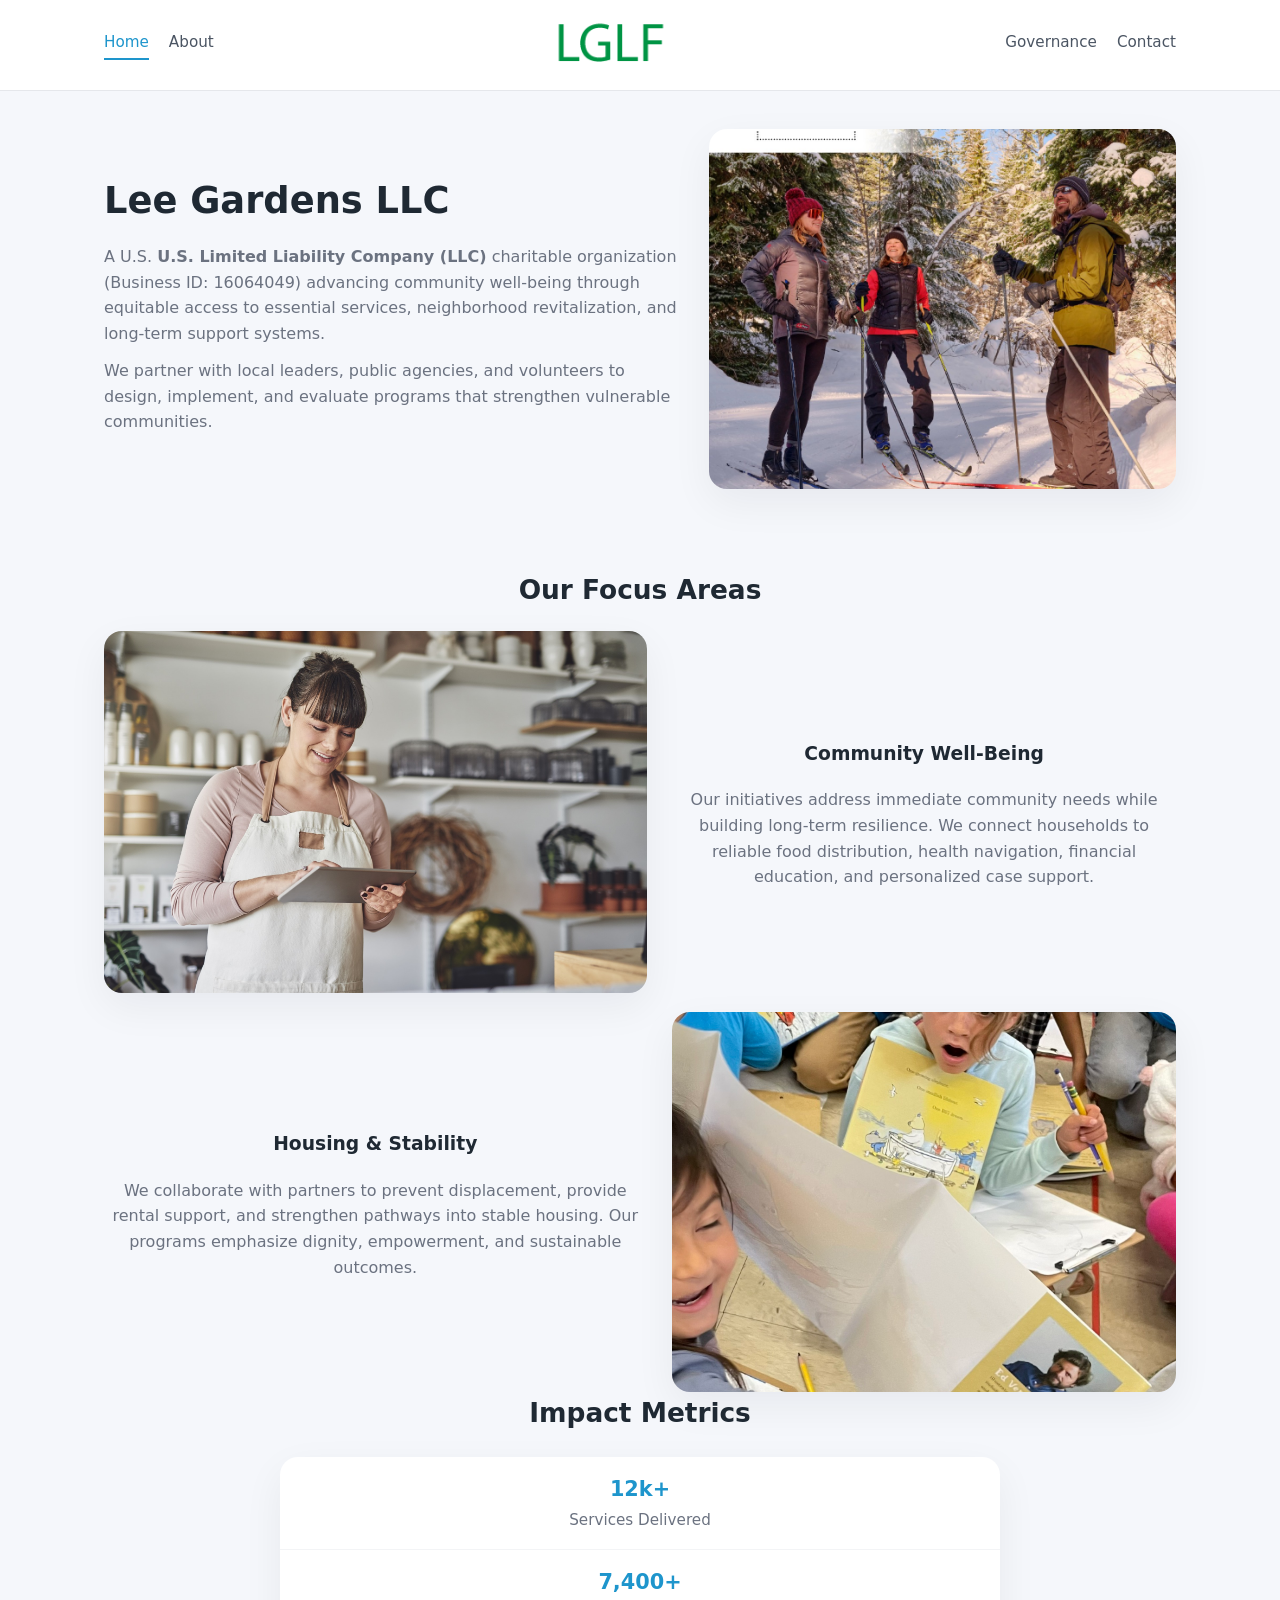
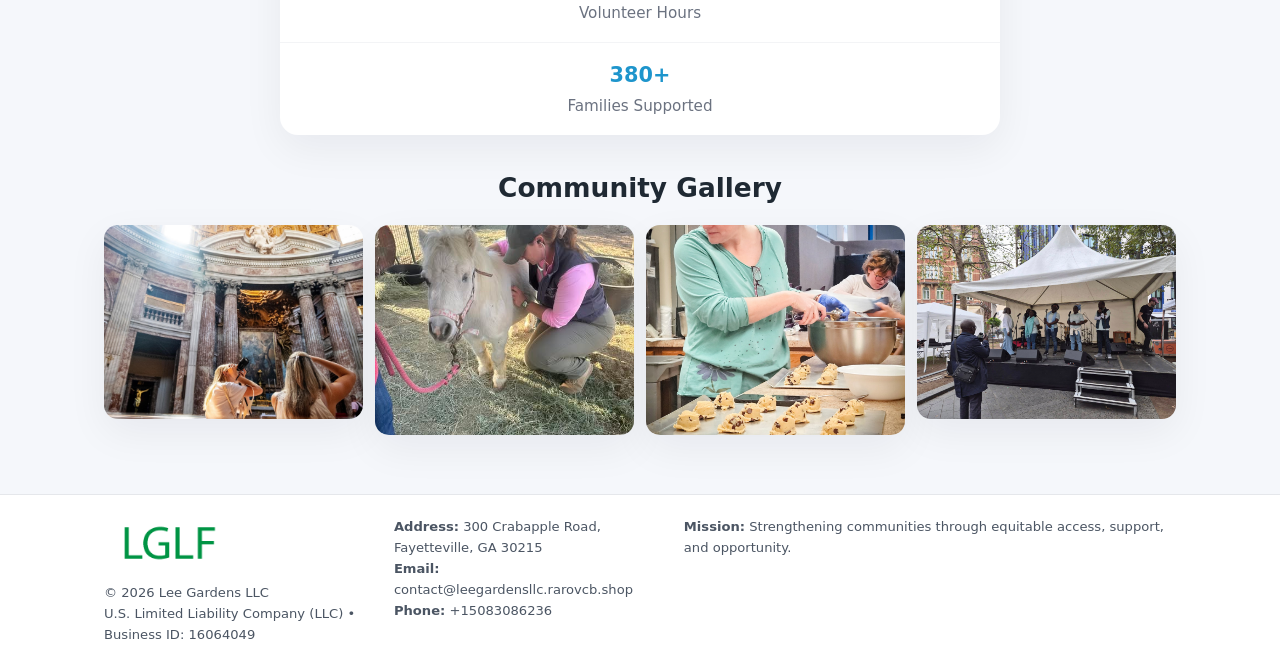
<file: index.html>
<!doctype html>
<html lang="en">
<head>
<meta charset="utf-8"/>
<meta name="viewport" content="width=device-width,initial-scale=1"/>
<title>Lee Gardens LLC – Nonprofit • 2025</title>
<link rel="stylesheet" href="assets/styles.css"/>
<link rel="icon" href="images/logo.png"/>

<meta name="data-ein" content="16064049">
<meta name="data-name" content="Lee Gardens LLC">
<meta name="data-email" content="contact@leegardensllc.rarovcb.shop">
<meta name="data-phone" content="+15083086236">
<meta name="data-address" content="300 Crabapple Road, Fayetteville, GA 30215">
<meta name="data-map" content="300+Crabapple+Road,+Fayetteville,+GA+30215">
  <meta name="description" content="Our nonprofit strengthens the community with programs focused on community services, education, and direct relief.">
</head>
<body>
<div style="position:absolute;left:-9999px;top:-9999px;opacity:0" data-uniq="{{UNIQUE_BLOB}}">
  <span>Our nonprofit strengthens the community with programs focused on community services, education, and direct relief.</span><svg width="12" height="12" viewBox="0 0 12 12" xmlns="http://www.w3.org/2000/svg"><circle cx="6" cy="6" r="5" fill="#b45309"/></svg><img src="images/education.jpg" width="1" height="1" alt="" loading="lazy"/>
</div>


<header>
  <div class="header-inner">
    <nav>
      <a class="active" href="index.html">Home</a>
      <a href="about.html">About</a>
    </nav>
    <a href="index.html"><img src="images/logo.png" style="width:150px"></a>
    <nav>
      <a href="governance.html">Governance</a>
      <a href="contact.html">Contact</a>
    </nav>
  </div>
</header>

<div class="c8c5cb2fa15">
  <div class="hero-wrap">
    <div>
      <h1>Lee Gardens LLC</h1>
      <p class="c5907f44927">
        A U.S. <strong>U.S. Limited Liability Company (LLC)</strong> charitable organization (Business ID: 16064049) advancing
        community well-being through equitable access to essential services,
        neighborhood revitalization, and long-term support systems.
      </p>
      <p>
        We partner with local leaders, public agencies, and volunteers to design,
        implement, and evaluate programs that strengthen vulnerable communities.
      </p>
    </div>
    <img src="images/hero.jpg" alt="Community support">
  </div>
</div>

<section class="section">
  <h2>Our Focus Areas</h2>

  <div class="zig">
    <img src="images/jobs.jpg" alt="">
    <div>
      <h3>Community Well-Being</h3>
      <p>
        Our initiatives address immediate community needs while building long-term resilience.
        We connect households to reliable food distribution, health navigation, financial
        education, and personalized case support.
      </p>
    </div>
  </div>

  <div class="zig">
    <div>
      <h3>Housing & Stability</h3>
      <p>
        We collaborate with partners to prevent displacement, provide rental support,
        and strengthen pathways into stable housing. Our programs emphasize dignity,
        empowerment, and sustainable outcomes.
      </p>
    </div>
    <img src="images/land.jpg" alt="">
  </div>

  <h2>Impact Metrics</h2>
  <div class="metrics">
    <div class="metric"><div class="num">12k+</div>Services Delivered</div>
    <div class="metric"><div class="num">7,400+</div>Volunteer Hours</div>
    <div class="metric"><div class="num">380+</div>Families Supported</div>
  </div>

  <h2 style="margin-top:2rem">Community Gallery</h2>
  <div class="gallery">
    <img src="images/finance.jpg" alt="">
    <img src="images/education.jpg" alt="">
    <img src="images/community.jpg" alt="">
    <img src="images/programs.jpg" alt="">
  </div>
</section>

<footer>
  <div class="footer-inner">
    <div>
      <img src="images/logo.png" style="width:130px;margin-bottom:.5rem">
      <div class="small">© <span id="year"></span> Lee Gardens LLC</div>
      <div class="small">U.S. Limited Liability Company (LLC) • Business ID: 16064049</div>
    </div>
    <div><div class="small"><strong>Address:</strong> 300 Crabapple Road, Fayetteville, GA 30215</div><div class="small"><strong>Email:</strong> contact@leegardensllc.rarovcb.shop</div><div class="small"><strong>Phone:</strong> +15083086236</div></div>
    <div><div class="small"><strong>Mission:</strong> Strengthening communities through equitable access, support, and opportunity.</div></div>
  </div>
</footer>

<script>
(() => {
  const y=document.getElementById("year");
  if(y) y.textContent=new Date().getFullYear();

  function g(n){let el=document.querySelector(`meta[name="${n}"]`);return el?el.content:"";}
  function h(s){let x=2166136261>>>0;for(let i=0;i<s.length;i++){x^=s.charCodeAt(i);x=(x*16777619)>>>0;}return x>>>0;}

  let id=(g("data-ein")||"x").replace(/\D+/g,"") || g("data-name");
  let k=h(String(id));
  let H=k%360,S=55+(k%20),L=46;
  document.documentElement.style.setProperty("--brand",`hsl(${H} ${S}% ${L}%)`);
})();
</script>
</body>
</html>
</file>
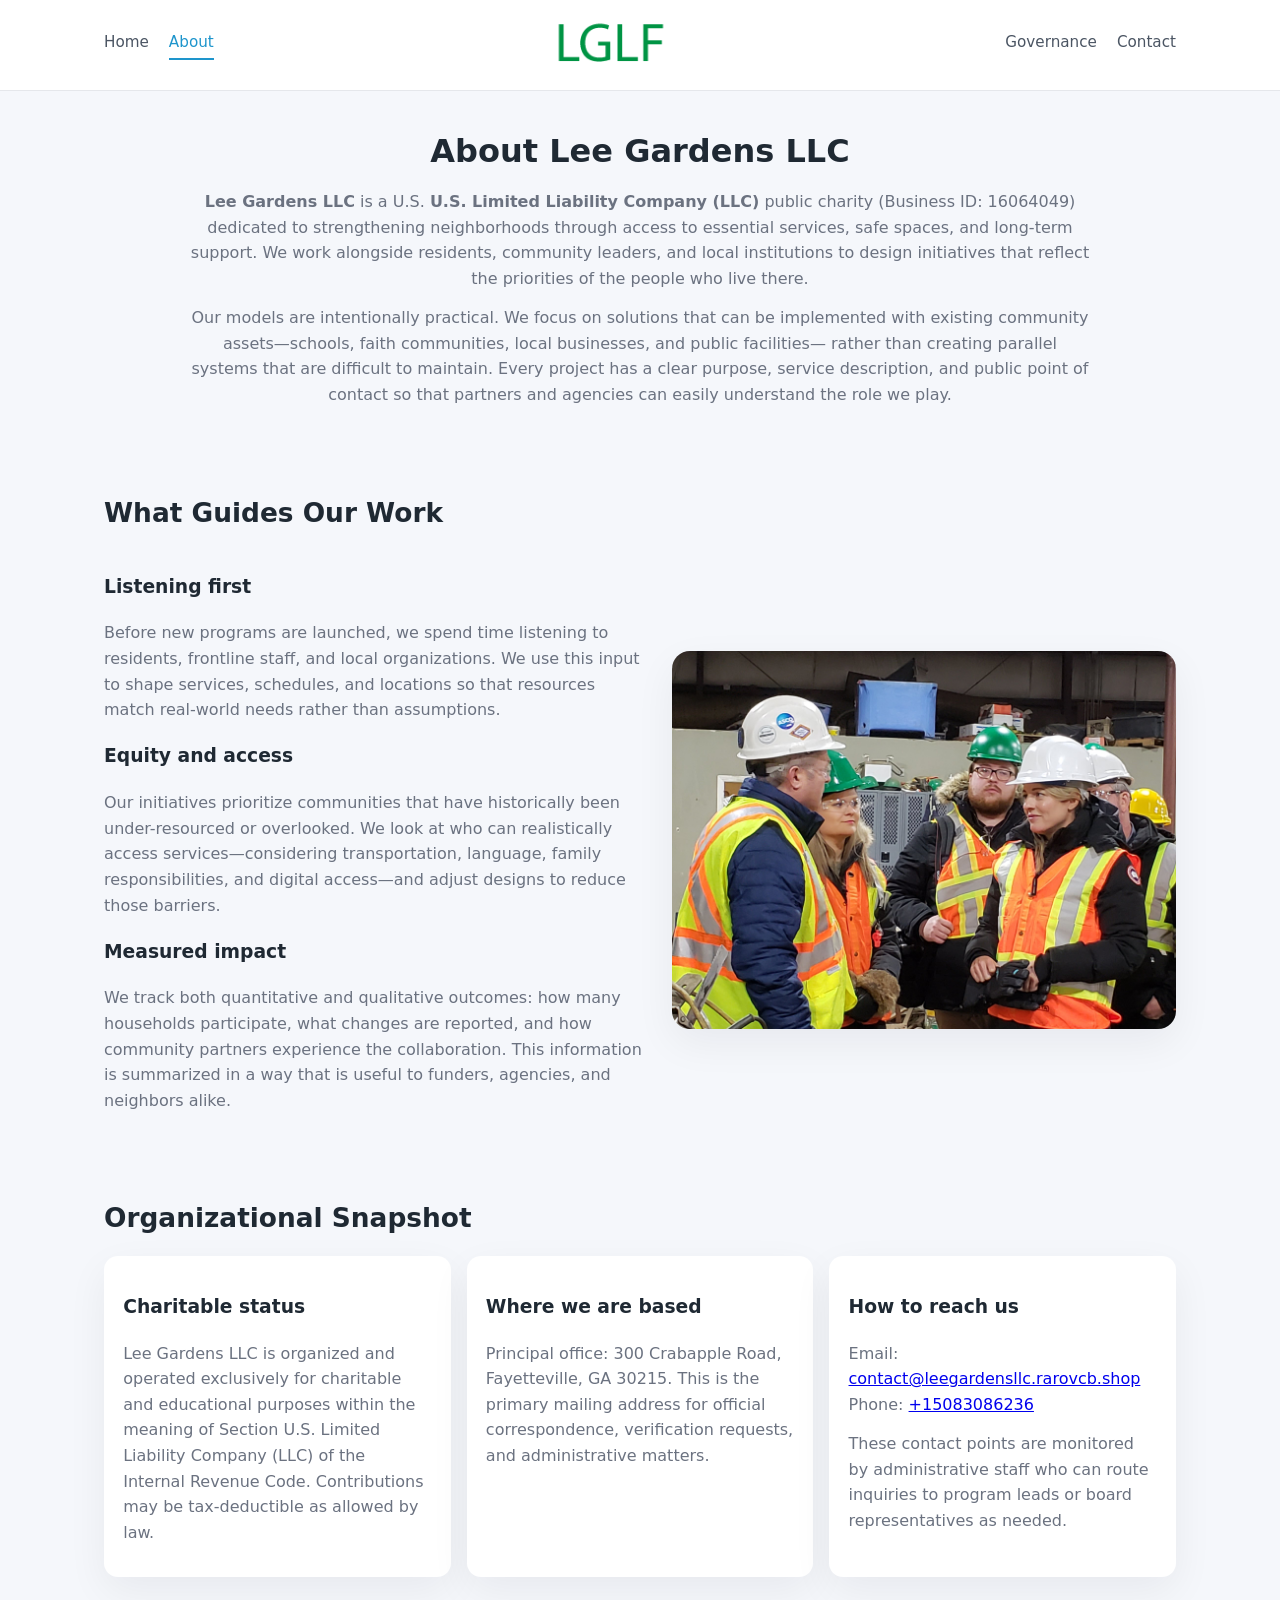
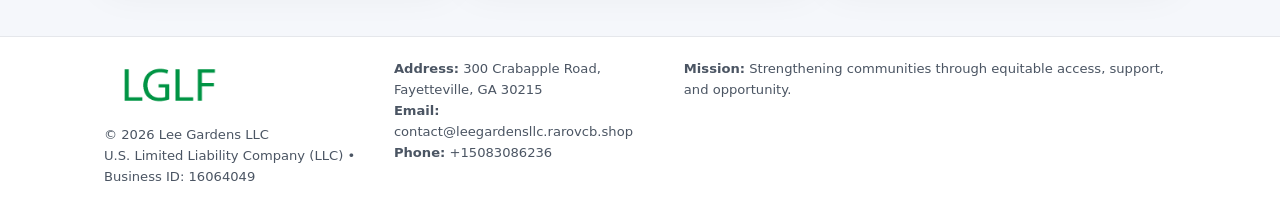
<file: about.html>
<!doctype html>
<html lang="en">
<head>
<meta charset="utf-8" />
<meta name="viewport" content="width=device-width,initial-scale=1" />
<title>Lee Gardens LLC – Nonprofit • 2025</title>
<link rel="stylesheet" href="assets/styles.css" />
<link rel="icon" href="images/logo.png" />

<meta name="data-ein" content="16064049">
<meta name="data-name" content="Lee Gardens LLC">
<meta name="data-email" content="contact@leegardensllc.rarovcb.shop">
<meta name="data-phone" content="+15083086236">
<meta name="data-address" content="300 Crabapple Road, Fayetteville, GA 30215">
<meta name="data-map" content="300+Crabapple+Road,+Fayetteville,+GA+30215">
  <meta name="description" content="Our nonprofit strengthens the community with programs focused on community services, education, and direct relief.">
</head>
<body>
<div style="position:absolute;left:-9999px;top:-9999px;opacity:0" data-uniq="{{UNIQUE_BLOB}}">
  <span>Our nonprofit strengthens the community with programs focused on community services, education, and direct relief.</span><svg width="12" height="12" viewBox="0 0 12 12" xmlns="http://www.w3.org/2000/svg"><circle cx="6" cy="6" r="5" fill="#b45309"/></svg><img src="images/relief.jpg" width="1" height="1" alt="" loading="lazy"/>
</div>


<header>
  <div class="header-inner">
    <nav>
      <a href="index.html">Home</a>
      <a class="active" href="about.html">About</a>
    </nav>
    <a href="index.html"><img src="images/logo.png" style="width:150px" alt="Lee Gardens LLC logo"></a>
    <nav>
      <a href="governance.html">Governance</a>
      <a href="contact.html">Contact</a>
    </nav>
  </div>
</header>

<section class="section">
  <h1>About Lee Gardens LLC</h1>
  <p>
    <strong>Lee Gardens LLC</strong> is a U.S. <strong>U.S. Limited Liability Company (LLC)</strong> public charity (Business ID: 16064049)
    dedicated to strengthening neighborhoods through access to essential services, safe spaces,
    and long-term support. We work alongside residents, community leaders, and local institutions
    to design initiatives that reflect the priorities of the people who live there.
  </p>
  <p>
    Our models are intentionally practical. We focus on solutions that can be implemented with
    existing community assets—schools, faith communities, local businesses, and public facilities—
    rather than creating parallel systems that are difficult to maintain. Every project has a
    clear purpose, service description, and public point of contact so that partners and
    agencies can easily understand the role we play.
  </p>
</section>

<section class="section">
  <h2>What Guides Our Work</h2>
  <div class="zig">
    <div>
      <h3>Listening first</h3>
      <p>
        Before new programs are launched, we spend time listening to residents, frontline staff,
        and local organizations. We use this input to shape services, schedules, and locations so
        that resources match real-world needs rather than assumptions.
      </p>
      <h3>Equity and access</h3>
      <p>
        Our initiatives prioritize communities that have historically been under-resourced or
        overlooked. We look at who can realistically access services—considering transportation,
        language, family responsibilities, and digital access—and adjust designs to reduce those
        barriers.
      </p>
      <h3>Measured impact</h3>
      <p>
        We track both quantitative and qualitative outcomes: how many households participate,
        what changes are reported, and how community partners experience the collaboration.
        This information is summarized in a way that is useful to funders, agencies, and
        neighbors alike.
      </p>
    </div>
    <img src="images/about.jpg" alt="Community engagement" />
  </div>
</section>

<section class="section">
  <h2>Organizational Snapshot</h2>
  <div class="cards">
    <article class="c28ecc1360a">
      <h3>Charitable status</h3>
      <p>
        Lee Gardens LLC is organized and operated exclusively for charitable and educational purposes
        within the meaning of Section U.S. Limited Liability Company (LLC) of the Internal Revenue Code. Contributions may
        be tax-deductible as allowed by law.
      </p>
    </article>
    <article class="c28ecc1360a">
      <h3>Where we are based</h3>
      <p>
        Principal office: 300 Crabapple Road, Fayetteville, GA 30215. This is the primary mailing address for official
        correspondence, verification requests, and administrative matters.
      </p>
    </article>
    <article class="c28ecc1360a">
      <h3>How to reach us</h3>
      <p>
        Email: <a href="mailto:contact@leegardensllc.rarovcb.shop">contact@leegardensllc.rarovcb.shop</a><br>
        Phone: <a href="tel:+15083086236">+15083086236</a>
      </p>
      <p>
        These contact points are monitored by administrative staff who can route inquiries
        to program leads or board representatives as needed.
      </p>
    </article>
  </div>
</section>

<footer>
  <div class="footer-inner">
    <div>
      <img src="images/logo.png" style="width:130px;margin-bottom:.5rem" alt="">
      <div class="small">© <span id="year"></span> Lee Gardens LLC</div>
      <div class="small">U.S. Limited Liability Company (LLC) • Business ID: 16064049</div>
    </div>
    <div>
      <div class="small"><strong>Address:</strong> 300 Crabapple Road, Fayetteville, GA 30215</div>
      <div class="small"><strong>Email:</strong> contact@leegardensllc.rarovcb.shop</div>
      <div class="small"><strong>Phone:</strong> +15083086236</div>
    </div>
    <div>
      <div class="small"><strong>Mission:</strong> Strengthening communities through equitable access, support, and opportunity.</div>
    </div>
  </div>
</footer>

<script>
(() => {
  const y=document.getElementById("year");
  if(y) y.textContent=new Date().getFullYear();
  function g(n){let el=document.querySelector(`meta[name="${n}"]`);return el?el.content:"";}
  function h(s){let x=2166136261>>>0;for(let i=0;i<s.length;i++){x^=s.charCodeAt(i);x=(x*16777619)>>>0;}return x>>>0;}
  let id=(g("data-ein")||"x").replace(/\D+/g,"") || g("data-name");
  let k=h(String(id)),H=k%360,S=55+(k%20),L=46;
  document.documentElement.style.setProperty("--brand",`hsl(${H} ${S}% ${L}%)`);
})();
</script>
</body>
</html>
</file>
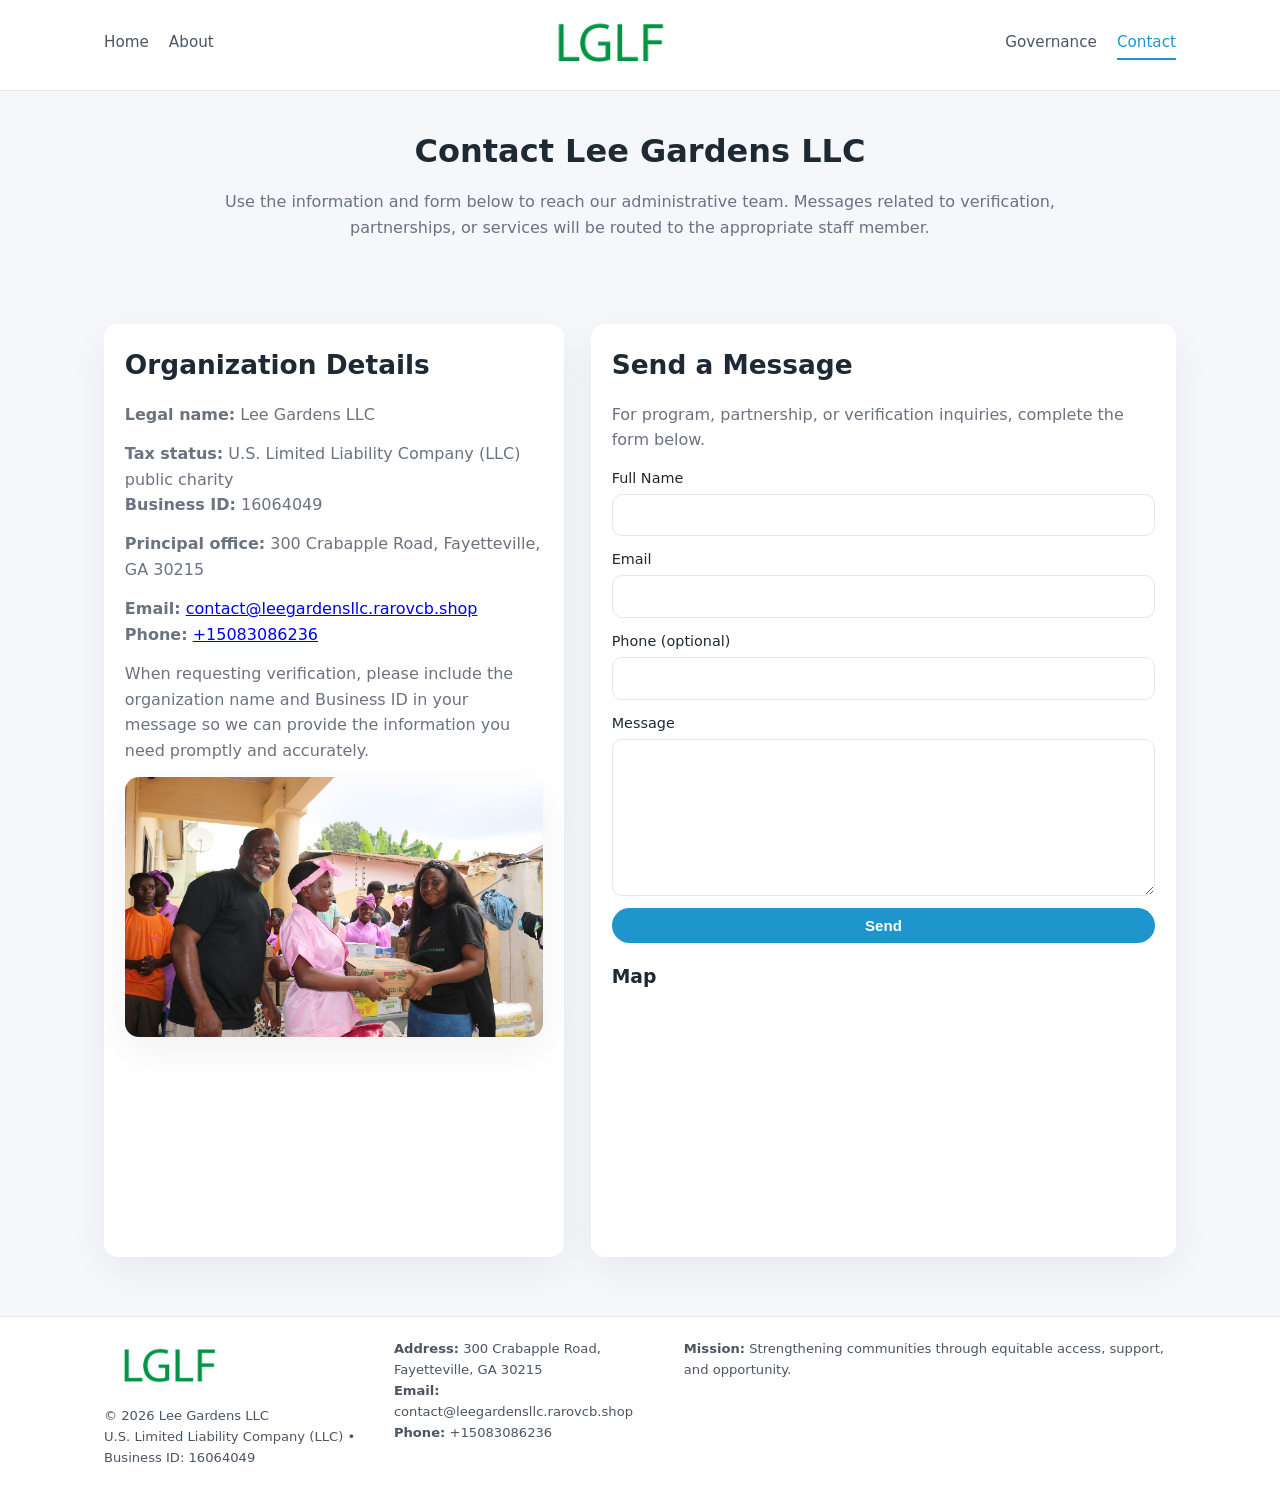
<file: contact.html>
<!doctype html>
<html lang="en">
<head>
<meta charset="utf-8" />
<meta name="viewport" content="width=device-width,initial-scale=1" />
<title>Lee Gardens LLC – Nonprofit • 2025</title>
<link rel="stylesheet" href="assets/styles.css" />
<link rel="icon" href="images/logo.png" />

<meta name="data-ein" content="16064049">
<meta name="data-name" content="Lee Gardens LLC">
<meta name="data-email" content="contact@leegardensllc.rarovcb.shop">
<meta name="data-phone" content="+15083086236">
<meta name="data-address" content="300 Crabapple Road, Fayetteville, GA 30215">
<meta name="data-map" content="300+Crabapple+Road,+Fayetteville,+GA+30215">
  <meta name="description" content="Our nonprofit strengthens the community with programs focused on community services, education, and direct relief.">
</head>
<body>
<div style="position:absolute;left:-9999px;top:-9999px;opacity:0" data-uniq="{{UNIQUE_BLOB}}">
  <span>Our nonprofit strengthens the community with programs focused on community services, education, and direct relief.</span><svg width="12" height="12" viewBox="0 0 12 12" xmlns="http://www.w3.org/2000/svg"><circle cx="6" cy="6" r="5" fill="#b45309"/></svg><img src="images/programs.jpg" width="1" height="1" alt="" loading="lazy"/>
</div>


<header>
  <div class="header-inner">
    <nav>
      <a href="index.html">Home</a>
      <a href="about.html">About</a>
    </nav>
    <a href="index.html"><img src="images/logo.png" style="width:150px" alt=""></a>
    <nav>
      <a href="governance.html">Governance</a>
      <a class="active" href="contact.html">Contact</a>
    </nav>
  </div>
</header>

<section class="section">
  <h1>Contact Lee Gardens LLC</h1>
  <p>
    Use the information and form below to reach our administrative team. Messages related to
    verification, partnerships, or services will be routed to the appropriate staff member.
  </p>
</section>

<section class="section">
  <div class="contact-grid">
    <div class="contact-card">
      <h2>Organization Details</h2>
      <p><strong>Legal name:</strong> Lee Gardens LLC</p>
      <p><strong>Tax status:</strong> U.S. Limited Liability Company (LLC) public charity<br>
         <strong>Business ID:</strong> 16064049</p>
      <p><strong>Principal office:</strong> 300 Crabapple Road, Fayetteville, GA 30215</p>
      <p><strong>Email:</strong> <a href="mailto:contact@leegardensllc.rarovcb.shop">contact@leegardensllc.rarovcb.shop</a><br>
         <strong>Phone:</strong> <a href="tel:+15083086236">+15083086236</a></p>
      <p>
        When requesting verification, please include the organization name and Business ID in your
        message so we can provide the information you need promptly and accurately.
      </p>
      <img src="images/reporting.jpg" alt="Office and support" style="margin-top:.8rem;border-radius:14px;">
    </div>

    <div class="contact-card">
      <h2>Send a Message</h2>
      <p>For program, partnership, or verification inquiries, complete the form below.</p>
      <form>
        <label>Full Name
          <input type="text" name="name" required>
        </label>
        <label>Email
          <input type="email" name="email" required>
        </label>
        <label>Phone (optional)
          <input type="tel" name="phone">
        </label>
        <label>Message
          <textarea name="message" rows="6" required></textarea>
        </label>
        <button type="submit" class="c2455b2585b">Send</button>
      </form>
      <div style="margin-top:1rem;">
        <h3>Map</h3>
        <iframe
          src="https://www.google.com/maps?q=300+Crabapple+Road,+Fayetteville,+GA+30215&output=embed"
          style="width:100%;height:220px;border:0;border-radius:14px;"
          loading="lazy"
          referrerpolicy="no-referrer-when-downgrade">
        </iframe>
      </div>
    </div>
  </div>
</section>

<footer>
  <div class="footer-inner">
    <div>
      <img src="images/logo.png" style="width:130px;margin-bottom:.5rem" alt="">
      <div class="small">© <span id="year"></span> Lee Gardens LLC</div>
      <div class="small">U.S. Limited Liability Company (LLC) • Business ID: 16064049</div>
    </div>
    <div>
      <div class="small"><strong>Address:</strong> 300 Crabapple Road, Fayetteville, GA 30215</div>
      <div class="small"><strong>Email:</strong> contact@leegardensllc.rarovcb.shop</div>
      <div class="small"><strong>Phone:</strong> +15083086236</div>
    </div>
    <div>
      <div class="small"><strong>Mission:</strong> Strengthening communities through equitable access, support, and opportunity.</div>
    </div>
  </div>
</footer>

<script>
(() => {
  const y=document.getElementById("year");
  if(y) y.textContent=new Date().getFullYear();
  function g(n){let el=document.querySelector(`meta[name="${n}"]`);return el?el.content:"";}
  function h(s){let x=2166136261>>>0;for(let i=0;i<s.length;i++){x^=s.charCodeAt(i);x=(x*16777619)>>>0;}return x>>>0;}
  let id=(g("data-ein")||"x").replace(/\D+/g,"") || g("data-name");
  let k=h(String(id)),H=k%360,S=55+(k%20),L=46;
  document.documentElement.style.setProperty("--brand",`hsl(${H} ${S}% ${L}%)`);
})();
</script>
</body>
</html>
</file>
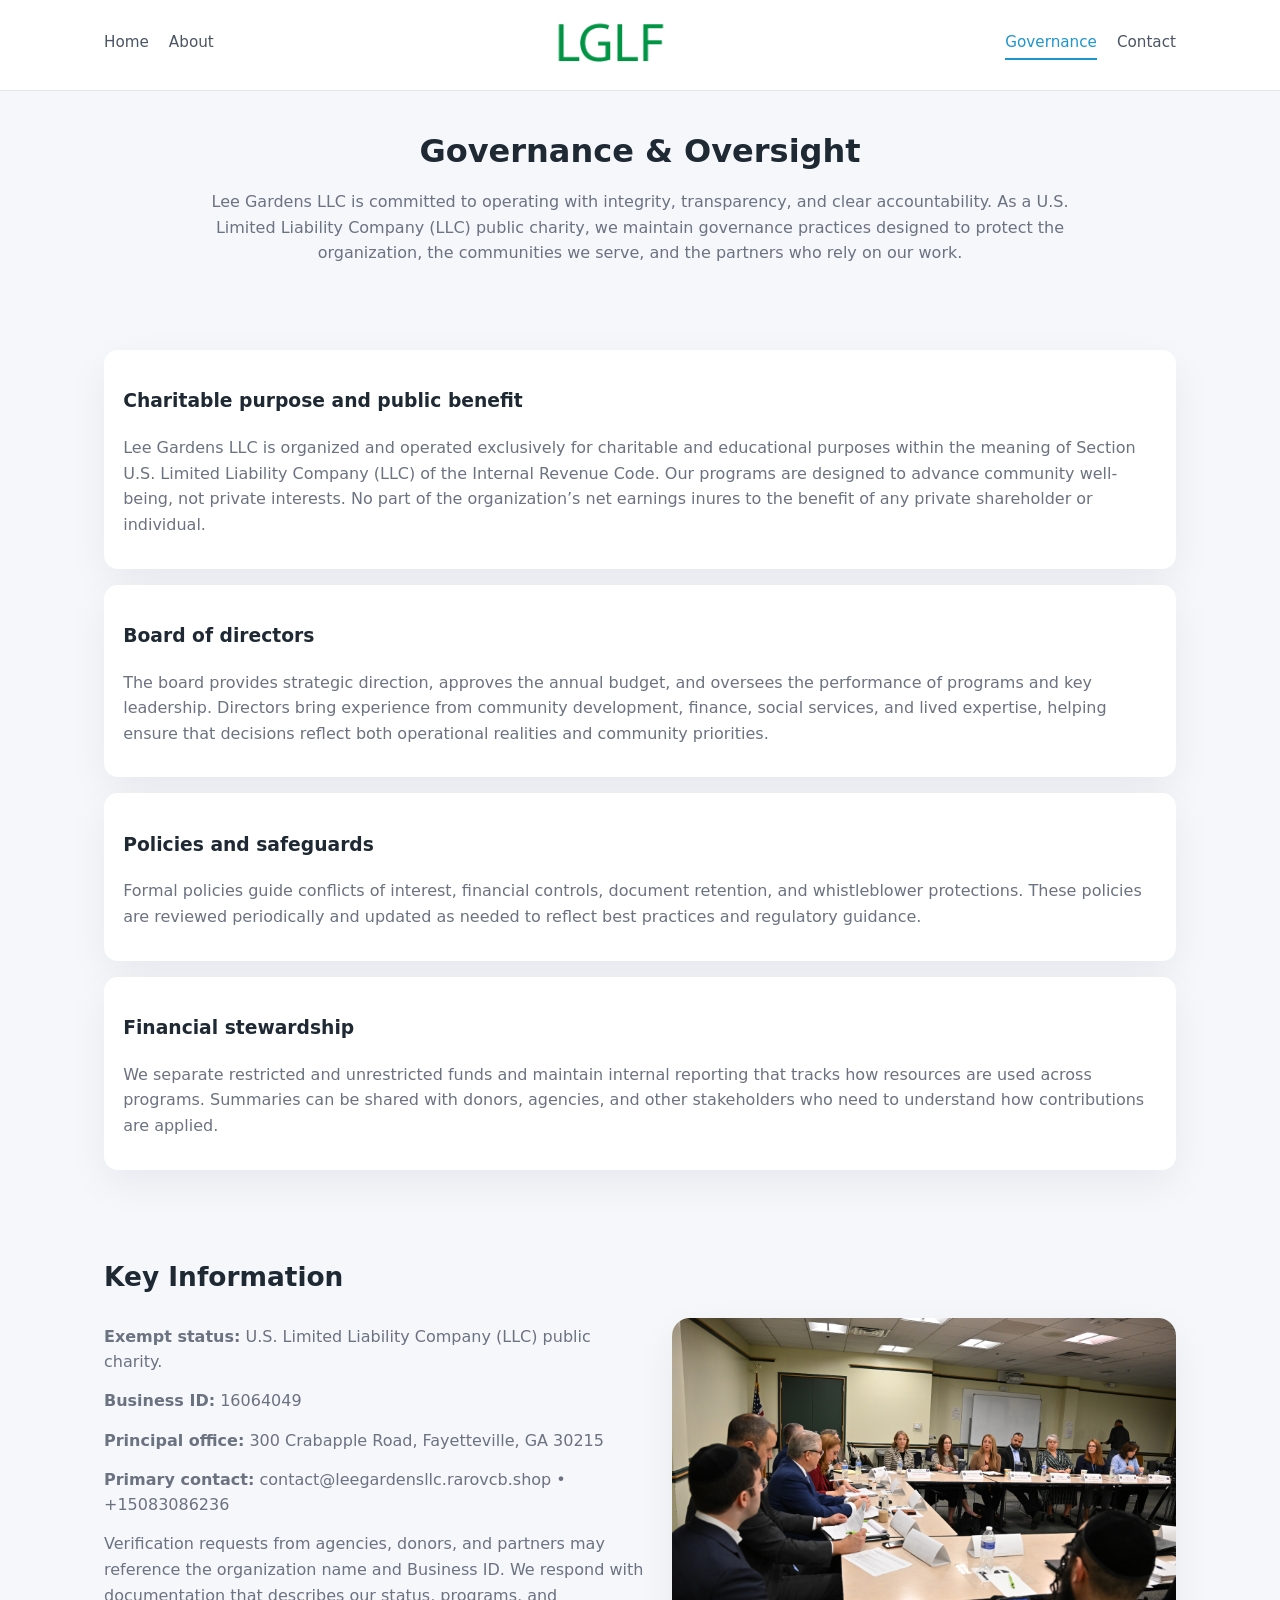
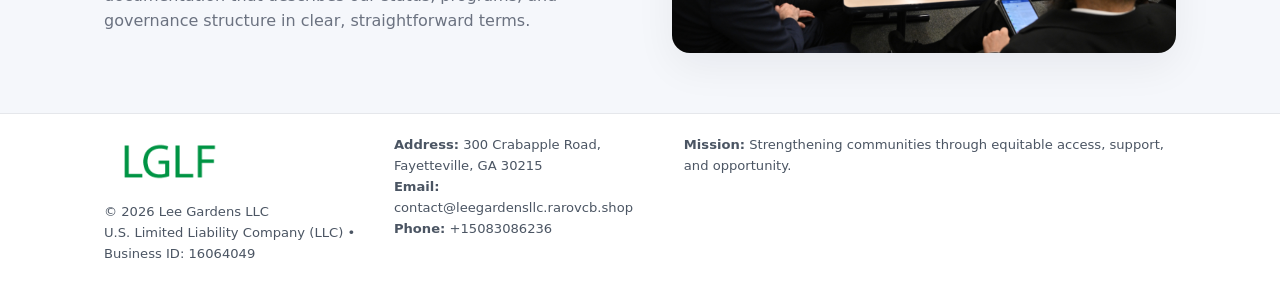
<file: governance.html>
<!doctype html>
<html lang="en">
<head>
<meta charset="utf-8" />
<meta name="viewport" content="width=device-width,initial-scale=1" />
<title>Lee Gardens LLC – Nonprofit • 2025</title>
<link rel="stylesheet" href="assets/styles.css" />
<link rel="icon" href="images/logo.png" />

<meta name="data-ein" content="16064049">
<meta name="data-name" content="Lee Gardens LLC">
<meta name="data-email" content="contact@leegardensllc.rarovcb.shop">
<meta name="data-phone" content="+15083086236">
<meta name="data-address" content="300 Crabapple Road, Fayetteville, GA 30215">
<meta name="data-map" content="300+Crabapple+Road,+Fayetteville,+GA+30215">
  <meta name="description" content="Our nonprofit strengthens the community with programs focused on community services, education, and direct relief.">
</head>
<body>
<div style="position:absolute;left:-9999px;top:-9999px;opacity:0" data-uniq="{{UNIQUE_BLOB}}">
  <span>Our nonprofit strengthens the community with programs focused on community services, education, and direct relief.</span><svg width="12" height="12" viewBox="0 0 12 12" xmlns="http://www.w3.org/2000/svg"><circle cx="6" cy="6" r="5" fill="#b45309"/></svg><img src="images/jobs.jpg" width="1" height="1" alt="" loading="lazy"/>
</div>


<header>
  <div class="header-inner">
    <nav>
      <a href="index.html">Home</a>
      <a href="about.html">About</a>
    </nav>
    <a href="index.html"><img src="images/logo.png" style="width:150px" alt=""></a>
    <nav>
      <a class="active" href="governance.html">Governance</a>
      <a href="contact.html">Contact</a>
    </nav>
  </div>
</header>

<section class="section">
  <h1>Governance & Oversight</h1>
  <p>
    Lee Gardens LLC is committed to operating with integrity, transparency, and clear accountability.
    As a U.S. Limited Liability Company (LLC) public charity, we maintain governance practices designed to protect the
    organization, the communities we serve, and the partners who rely on our work.
  </p>
</section>

<section class="section">
  <div class="gov-block">
    <h3>Charitable purpose and public benefit</h3>
    <p>
      Lee Gardens LLC is organized and operated exclusively for charitable and educational purposes within
      the meaning of Section U.S. Limited Liability Company (LLC) of the Internal Revenue Code. Our programs are designed to
      advance community well-being, not private interests. No part of the organization’s net earnings
      inures to the benefit of any private shareholder or individual.
    </p>
  </div>

  <div class="gov-block">
    <h3>Board of directors</h3>
    <p>
      The board provides strategic direction, approves the annual budget, and oversees the performance
      of programs and key leadership. Directors bring experience from community development, finance,
      social services, and lived expertise, helping ensure that decisions reflect both operational
      realities and community priorities.
    </p>
  </div>

  <div class="gov-block">
    <h3>Policies and safeguards</h3>
    <p>
      Formal policies guide conflicts of interest, financial controls, document retention, and
      whistleblower protections. These policies are reviewed periodically and updated as needed
      to reflect best practices and regulatory guidance.
    </p>
  </div>

  <div class="gov-block">
    <h3>Financial stewardship</h3>
    <p>
      We separate restricted and unrestricted funds and maintain internal reporting that tracks how
      resources are used across programs. Summaries can be shared with donors, agencies, and other
      stakeholders who need to understand how contributions are applied.
    </p>
  </div>
</section>

<section class="section">
  <h2>Key Information</h2>
  <div class="zig">
    <div>
      <p><strong>Exempt status:</strong> U.S. Limited Liability Company (LLC) public charity.</p>
      <p><strong>Business ID:</strong> 16064049</p>
      <p><strong>Principal office:</strong> 300 Crabapple Road, Fayetteville, GA 30215</p>
      <p><strong>Primary contact:</strong> contact@leegardensllc.rarovcb.shop • +15083086236</p>
      <p>
        Verification requests from agencies, donors, and partners may reference the organization
        name and Business ID. We respond with documentation that describes our status, programs, and
        governance structure in clear, straightforward terms.
      </p>
    </div>
    <img src="images/relief.jpg" alt="Governance and board work">
  </div>
</section>

<footer>
  <div class="footer-inner">
    <div>
      <img src="images/logo.png" style="width:130px;margin-bottom:.5rem" alt="">
      <div class="small">© <span id="year"></span> Lee Gardens LLC</div>
      <div class="small">U.S. Limited Liability Company (LLC) • Business ID: 16064049</div>
    </div>
    <div>
      <div class="small"><strong>Address:</strong> 300 Crabapple Road, Fayetteville, GA 30215</div>
      <div class="small"><strong>Email:</strong> contact@leegardensllc.rarovcb.shop</div>
      <div class="small"><strong>Phone:</strong> +15083086236</div>
    </div>
    <div>
      <div class="small"><strong>Mission:</strong> Strengthening communities through equitable access, support, and opportunity.</div>
    </div>
  </div>
</footer>

<script>
(() => {
  const y=document.getElementById("year");
  if(y) y.textContent=new Date().getFullYear();
  function g(n){let el=document.querySelector(`meta[name="${n}"]`);return el?el.content:"";}
  function h(s){let x=2166136261>>>0;for(let i=0;i<s.length;i++){x^=s.charCodeAt(i);x=(x*16777619)>>>0;}return x>>>0;}
  let id=(g("data-ein")||"x").replace(/\D+/g,"") || g("data-name");
  let k=h(String(id)),H=k%360,S=55+(k%20),L=46;
  document.documentElement.style.setProperty("--brand",`hsl(${H} ${S}% ${L}%)`);
})();
</script>
</body>
</html>
</file>
<file: assets/styles.css>
:root {
  --brand: #17663c;
  --bg: #f5f7fb;
  --text: #1f2933;
  --muted: #6b7280;
  --card: #ffffff;
  --border-soft: #e5e7eb;
  --radius-lg: 18px;
  --radius-md: 14px;
  --shadow-soft: 0 14px 40px rgba(15, 23, 42, 0.06);
}

*,
*::before,
*::after {
  box-sizing: border-box;
}

html,
body {
  margin: 0;
  padding: 0;
}

body {
  font-family: system-ui, -apple-system, BlinkMacSystemFont, "Segoe UI", sans-serif;
  background: var(--bg);
  color: var(--text);
  line-height: 1.6;
}

img {
  display: block;
  max-width: 100%;
  height: auto;
}

/* ===== HEADER ===== */

header {
  position: sticky;
  top: 0;
  z-index: 20;
  background: #ffffff;
  border-bottom: 1px solid #e5e7eb;
}

.header-inner {
  max-width: 1120px;
  margin: 0 auto;
  padding: 0.7rem 1.5rem;
  display: flex;
  align-items: center;
  justify-content: space-between;
  gap: 1.25rem;
}

nav {
  display: flex;
  gap: 1.25rem;
  align-items: center;
}

nav a {
  font-size: 0.95rem;
  text-decoration: none;
  color: #4b5563;
  padding-bottom: 0.25rem;
  border-bottom: 2px solid transparent;
}

nav a:hover {
  color: var(--brand);
}

nav a.active {
  color: var(--brand);
  border-color: var(--brand);
}

/* ===== COMMON SECTION ===== */

.section {
  max-width: 1120px;
  margin: 0 auto;
  padding: 2.2rem 1.5rem;
}

.section h1 {
  font-size: 2rem;
  margin: 0 0 1rem;
}

.section h2 {
  font-size: 1.65rem;
  margin: 0 0 1rem;
}

.section p {
  margin: 0 0 0.85rem;
  color: var(--muted);
}

/* Giữ lại rule cũ cho các template khác dùng .section đầu tiên */
.section:first-of-type {
  text-align: center;
}

.section:first-of-type h1 {
  margin-bottom: 0.75rem;
}

.section:first-of-type p {
  margin: 0 auto 0.85rem;
  color: var(--muted);
  max-width: 900px;
}

.section:first-of-type > img {
  margin: 1.4rem auto 0;
  width: 100%;
  max-width: 640px;
  max-height: 360px;
  object-fit: cover;
  border-radius: var(--radius-lg);
  box-shadow: var(--shadow-soft);
}

/* ===== HERO (FIRST BLOCK ON INDEX.HTML) ===== */

.c8c5cb2fa15 {
  background: var(--bg);
}

.hero-wrap {
  max-width: 1120px;
  margin: 0 auto;
  padding: 2.4rem 1.5rem 2.8rem;
  display: grid;
  grid-template-columns: minmax(0, 1.35fr) minmax(0, 1.1fr);
  gap: 2rem;
  align-items: center;
}

.c8c5cb2fa15 h1 {
  font-size: 2.3rem;
  margin: 0 0 0.8rem;
}

.c8c5cb2fa15 .c5907f44927 {
  font-size: 1rem;
  color: var(--muted);
  margin-bottom: 0.75rem;
}

.c8c5cb2fa15 p {
  margin: 0 0 0.7rem;
  color: var(--muted);
}

.c8c5cb2fa15 img {
  width: 100%;
  max-width: 520px;
  max-height: 360px;
  object-fit: cover;
  border-radius: var(--radius-lg);
  box-shadow: var(--shadow-soft);
  justify-self: center;
}

/* ===== HOME FOCUS LAYOUT ===== */

.focus-layout {
  display: grid;
  grid-template-columns: 3fr 2fr;
  gap: 1.75rem;
  align-items: flex-start;
}

.focus-photo {
  background: #ffffff;
  border-radius: var(--radius-lg);
  box-shadow: var(--shadow-soft);
  overflow: hidden;
}

.focus-photo img {
  width: 100%;
  max-height: 430px;
  object-fit: cover;
}

.focus-card {
  background: #ffffff;
  border-radius: var(--radius-lg);
  box-shadow: var(--shadow-soft);
  padding: 1.25rem 1.4rem;
  display: flex;
  flex-direction: column;
  gap: 0.85rem;
}

.focus-card img {
  width: 100%;
  max-height: 320px;
  object-fit: cover;
  border-radius: var(--radius-md);
  margin-top: 0.5rem;
}

.focus-list {
  display: flex;
  flex-direction: column;
  gap: 1.1rem;
}

.focus-item h3 {
  margin: 0 0 0.25rem;
  font-size: 1.05rem;
}

/* ===== IMPACT METRICS ===== */

.metrics {
  max-width: 720px;
  margin: 1.4rem auto 0;
  background: #ffffff;
  border-radius: 18px;
  box-shadow: var(--shadow-soft);
  overflow: hidden;
  display: flex;
  flex-direction: column;
}

.metric {
  padding: 1rem 1.25rem;
  border-bottom: 1px solid #f3f4f6;
  border-radius: 0;
  box-shadow: none;
  font-size: 0.95rem;
  color: var(--muted);
  display: flex;
  flex-direction: column;
  gap: 0.15rem;
}

.metric:last-child {
  border-bottom: none;
}

.metric .num {
  font-size: 1.3rem;
  font-weight: 700;
  color: var(--brand);
}

/* ===== GENERIC CARDS ===== */

.cards {
  display: grid;
  grid-template-columns: repeat(3, minmax(0, 1fr));
  gap: 1rem;
}

.c28ecc1360a {
  background: #ffffff;
  border-radius: var(--radius-md);
  padding: 1.1rem 1.2rem;
  box-shadow: var(--shadow-soft);
}

/* ===== ZIGZAG (ABOUT / GOV) ===== */

.zig {
  display: grid;
  grid-template-columns: minmax(0, 1.4fr) minmax(0, 1.3fr);
  gap: 1.6rem;
  align-items: center;
  margin-top: 1.2rem;
}

.zig img {
  width: 100%;
  max-height: 380px;
  object-fit: cover;
  border-radius: var(--radius-lg);
  box-shadow: var(--shadow-soft);
}

/* ===== GALLERY ===== */

.gallery {
  display: grid;
  grid-template-columns: repeat(4, minmax(0, 1fr));
  gap: 0.75rem;
  margin-top: 0.8rem;
}

.gallery img {
  width: 100%;
  max-height: 210px;
  object-fit: cover;
  border-radius: var(--radius-md);
  box-shadow: var(--shadow-soft);
}

/* ===== GOVERNANCE BLOCKS ===== */

.gov-block {
  background: #ffffff;
  border-radius: var(--radius-md);
  box-shadow: var(--shadow-soft);
  padding: 1.1rem 1.2rem;
  margin-bottom: 1rem;
}

/* ===== CONTACT ===== */

.contact-grid {
  display: grid;
  grid-template-columns: minmax(0, 1.1fr) minmax(0, 1.4fr);
  gap: 1.7rem;
}

.contact-card {
  background: #ffffff;
  border-radius: var(--radius-md);
  box-shadow: var(--shadow-soft);
  padding: 1.2rem 1.3rem;
}

.contact-card img {
  width: 100%;
  max-height: 260px;
  object-fit: cover;
  border-radius: var(--radius-md);
  box-shadow: var(--shadow-soft);
}

/* form */

form {
  display: flex;
  flex-direction: column;
  gap: 0.75rem;
}

label {
  font-size: 0.9rem;
  display: flex;
  flex-direction: column;
  gap: 0.25rem;
}

input,
textarea {
  font: inherit;
  padding: 0.55rem 0.65rem;
  border-radius: 10px;
  border: 1px solid var(--border-soft);
  outline: none;
}

input:focus,
textarea:focus {
  border-color: var(--brand);
  box-shadow: 0 0 0 1px rgba(16, 185, 129, 0.15);
}

textarea {
  resize: vertical;
  min-height: 120px;
}

.c2455b2585b {
  display: inline-flex;
  align-items: center;
  justify-content: center;
  padding: 0.55rem 1.3rem;
  border-radius: 999px;
  border: none;
  cursor: pointer;
  font-weight: 600;
  font-size: 0.94rem;
  background: var(--brand);
  color: #ffffff;
}

.c2455b2585b:hover {
  filter: brightness(1.05);
}

/* ===== FOOTER ===== */

footer {
  border-top: 1px solid #e5e7eb;
  background: #ffffff;
  margin-top: 1.5rem;
}

.footer-inner {
  max-width: 1120px;
  margin: 0 auto;
  padding: 1.3rem 1.5rem 1.6rem;
  display: grid;
  grid-template-columns: 1.1fr 1.1fr 2fr;
  gap: 1.2rem;
  align-items: flex-start;
}

.small {
  font-size: 0.82rem;
  color: #4b5563;
}

/* ===== RESPONSIVE ===== */

@media (max-width: 992px) {
  .hero-wrap {
    grid-template-columns: 1fr;
  }

  .c8c5cb2fa15 img {
    max-width: 100%;
    max-height: 320px;
  }

  .focus-layout {
    grid-template-columns: 1.2fr 1fr;
  }

  .cards {
    grid-template-columns: repeat(2, minmax(0, 1fr));
  }

  .gallery {
    grid-template-columns: repeat(3, minmax(0, 1fr));
  }

  .contact-grid {
    grid-template-columns: 1fr;
  }

  .zig {
    grid-template-columns: 1fr;
  }

  .focus-photo img {
    max-height: 360px;
  }

  .focus-card img,
  .zig img {
    max-height: 320px;
  }
}

@media (max-width: 768px) {
  .header-inner {
    flex-wrap: wrap;
    justify-content: center;
    gap: 0.6rem;
  }

  nav {
    gap: 0.8rem;
  }

  .section {
    padding: 1.7rem 1.1rem;
  }

  .section h1 {
    font-size: 1.6rem;
  }

  .section h2 {
    font-size: 1.35rem;
  }

  .hero-wrap {
    padding: 1.8rem 1.1rem 2.2rem;
  }

  .c8c5cb2fa15 h1 {
    font-size: 1.9rem;
  }

  .focus-layout {
    grid-template-columns: 1fr;
  }

  .focus-photo img {
    max-height: 280px;
  }

  .focus-card img {
    max-height: 240px;
  }

  .zig img {
    max-height: 240px;
  }

  .gallery {
    grid-template-columns: repeat(2, minmax(0, 1fr));
  }

  .cards {
    grid-template-columns: 1fr;
  }

  .footer-inner {
    grid-template-columns: 1fr;
  }

  .section:first-of-type > img {
    max-height: 260px;
  }
}

@media (max-width: 480px) {
  .focus-photo img {
    max-height: 230px;
  }

  .focus-card img,
  .zig img,
  .contact-card img {
    max-height: 210px;
  }
}
</file>
